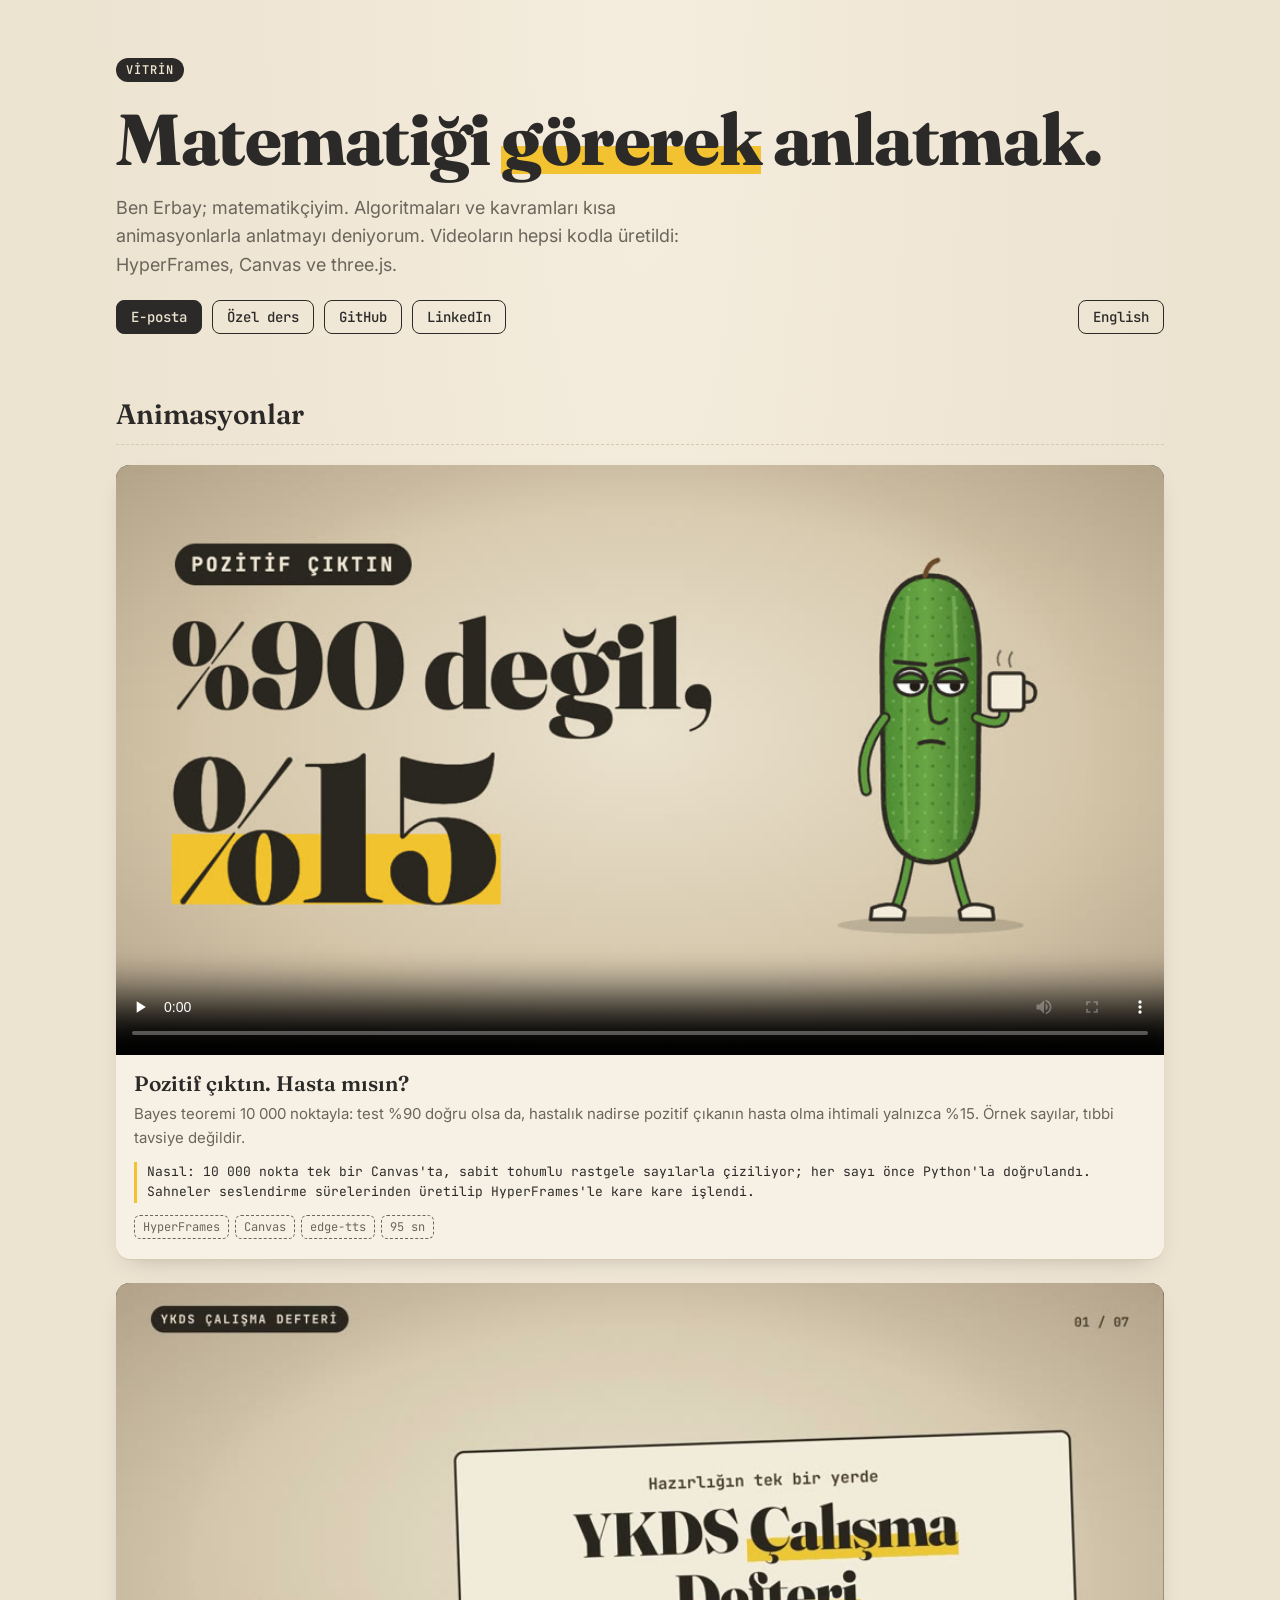
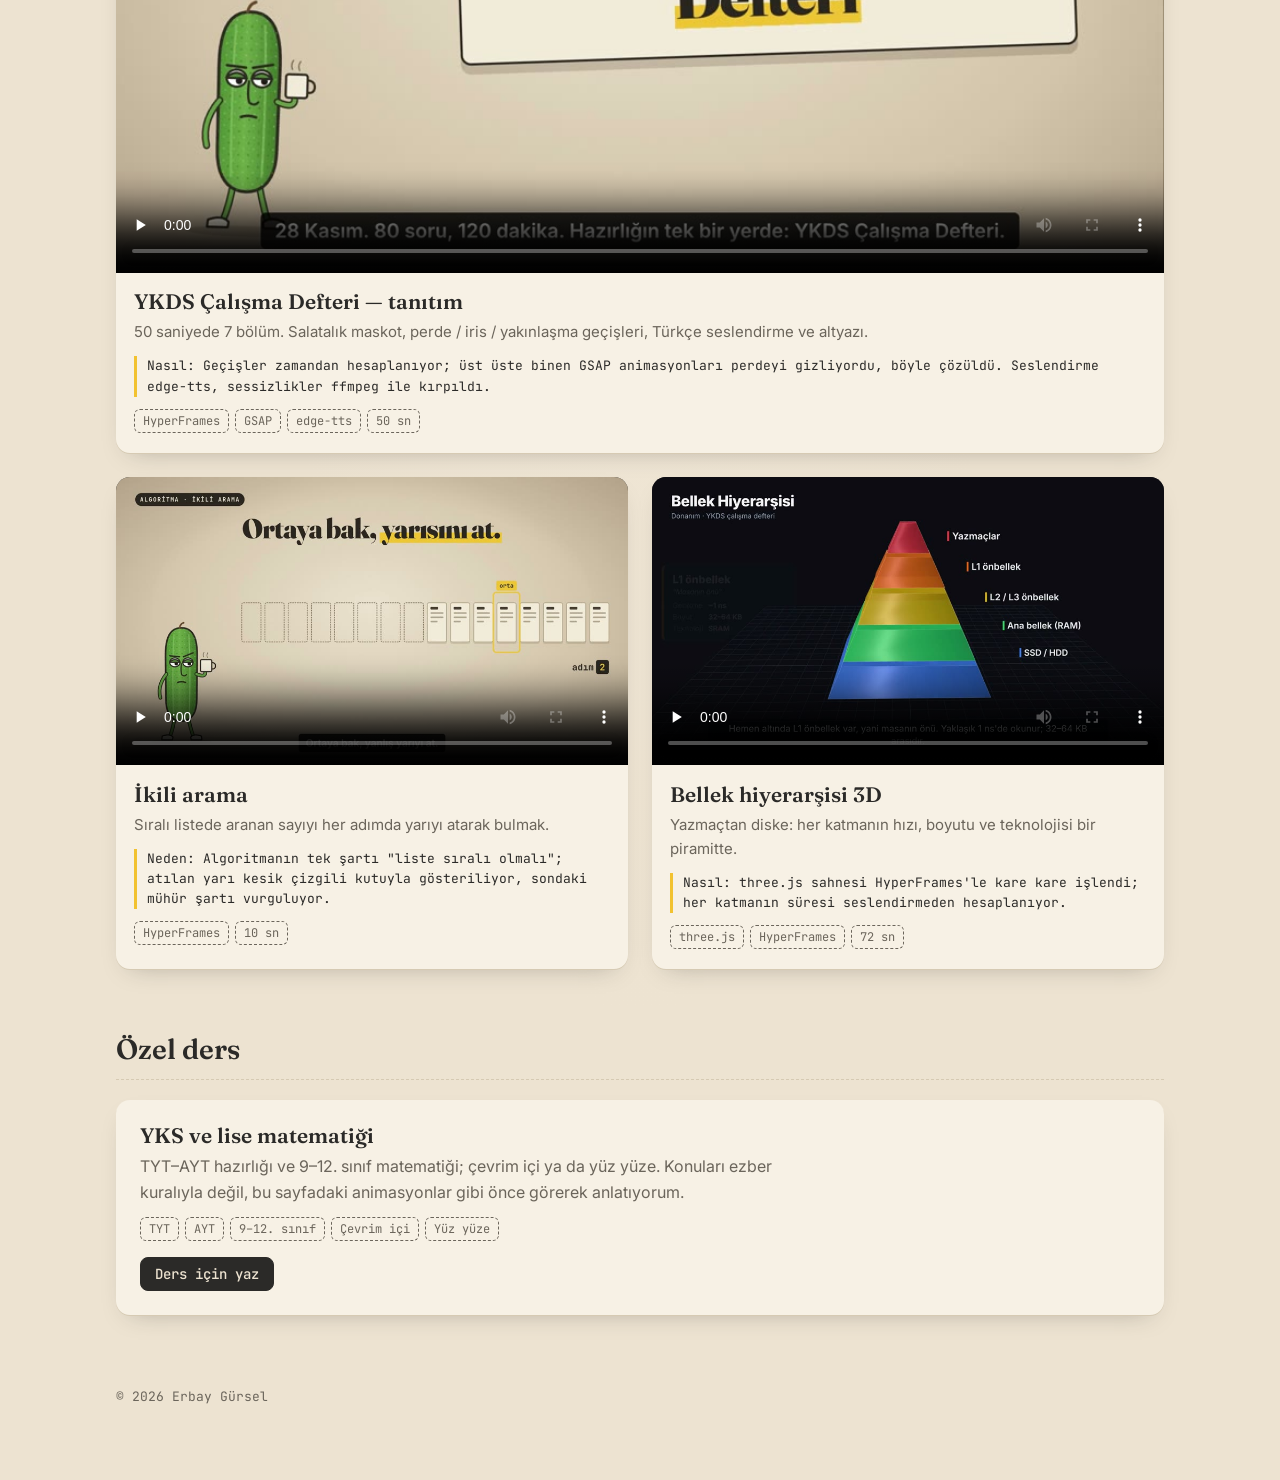
<file: index.html>
<!doctype html>
<html lang="tr">
<head>
<meta charset="utf-8">
<meta name="viewport" content="width=device-width, initial-scale=1">
<title>Erbay Gürsel · Vitrin</title>
<meta name="description" content="Matematik ve algoritmaları görsel anlatan kısa animasyonlar.">
<link rel="icon" href="data:image/svg+xml,%3Csvg xmlns='http://www.w3.org/2000/svg' viewBox='0 0 32 32'%3E%3Crect x='9' y='2' width='14' height='28' rx='7' fill='%2356a13b' stroke='%232b2a28' stroke-width='2'/%3E%3Ccircle cx='14' cy='10' r='1.3' fill='%232b2a28'/%3E%3Ccircle cx='18' cy='16' r='1.3' fill='%232b2a28'/%3E%3Ccircle cx='14' cy='22' r='1.3' fill='%232b2a28'/%3E%3C/svg%3E">
<link rel="canonical" href="https://erbaygursel.github.io/vitrin/">
<link rel="alternate" hreflang="tr" href="https://erbaygursel.github.io/vitrin/">
<link rel="alternate" hreflang="en" href="https://erbaygursel.github.io/vitrin/en/">
<meta property="og:type" content="website">
<meta property="og:url" content="https://erbaygursel.github.io/vitrin/">
<meta property="og:title" content="Erbay Gürsel · Matematiği görerek anlatmak">
<meta property="og:description" content="Matematik ve algoritmaları görsel anlatan, kodla üretilmiş kısa animasyonlar.">
<meta property="og:image" content="https://erbaygursel.github.io/vitrin/kapaklar/bayes.jpg">
<meta property="og:image:width" content="960">
<meta property="og:image:height" content="540">
<meta property="og:locale" content="tr_TR">
<meta name="twitter:card" content="summary_large_image">
<link rel="preconnect" href="https://fonts.googleapis.com">
<link rel="preconnect" href="https://fonts.gstatic.com" crossorigin>
<link href="https://fonts.googleapis.com/css2?family=Fraunces:opsz,wght@9..144,600;9..144,800&family=JetBrains+Mono:wght@400;600&family=Inter:wght@400;500&display=swap" rel="stylesheet">
<link rel="stylesheet" href="stil.css">
</head>
<body>
<main>
  <header>
    <span class="etiket">Vitrin</span>
    <h1>Matematiği <span class="vurgu">görerek</span> anlatmak.</h1>
    <p class="giris">Ben Erbay; matematikçiyim. Algoritmaları ve kavramları kısa animasyonlarla anlatmayı deniyorum.
      Videoların hepsi kodla üretildi: HyperFrames, Canvas ve three.js.</p>
    <nav class="baglantilar">
      <a class="birincil" href="mailto:erbaygursell@gmail.com">E-posta</a>
      <a href="#ders">Özel ders</a>
      <a href="https://github.com/erbaygursel">GitHub</a>
      <a href="https://www.linkedin.com/in/erbay-gursel/">LinkedIn</a>
      <a class="dil" href="en/" hreflang="en" lang="en">English</a>
    </nav>
  </header>

  <h2>Animasyonlar</h2>
  <section class="izgara">
    <article class="kart genis">
      <video controls preload="none" playsinline aria-labelledby="bayes" poster="kapaklar/bayes.jpg" src="videolar/bayes.mp4"></video>
      <div class="bilgi">
        <h3 id="bayes">Pozitif çıktın. Hasta mısın?</h3>
        <p>Bayes teoremi 10 000 noktayla: test %90 doğru olsa da, hastalık nadirse pozitif çıkanın hasta olma ihtimali yalnızca %15. Örnek sayılar, tıbbi tavsiye değildir.</p>
        <p class="nasil">Nasıl: 10 000 nokta tek bir Canvas'ta, sabit tohumlu rastgele sayılarla çiziliyor; her sayı önce Python'la doğrulandı. Sahneler seslendirme sürelerinden üretilip HyperFrames'le kare kare işlendi.</p>
        <div class="araclar"><span>HyperFrames</span><span>Canvas</span><span>edge-tts</span><span>95 sn</span></div>
      </div>
    </article>

    <article class="kart genis">
      <video controls preload="none" playsinline aria-labelledby="ykds-tanitim" poster="kapaklar/ykds-tanitim.jpg" src="videolar/ykds-tanitim.mp4"></video>
      <div class="bilgi">
        <h3 id="ykds-tanitim">YKDS Çalışma Defteri — tanıtım</h3>
        <p>50 saniyede 7 bölüm. Salatalık maskot, perde / iris / yakınlaşma geçişleri, Türkçe seslendirme ve altyazı.</p>
        <p class="nasil">Nasıl: Geçişler zamandan hesaplanıyor; üst üste binen GSAP animasyonları perdeyi gizliyordu, böyle çözüldü. Seslendirme edge-tts, sessizlikler ffmpeg ile kırpıldı.</p>
        <div class="araclar"><span>HyperFrames</span><span>GSAP</span><span>edge-tts</span><span>50 sn</span></div>
      </div>
    </article>

    <article class="kart">
      <video controls preload="none" playsinline aria-labelledby="ikili-arama" poster="kapaklar/ikili-arama.jpg" src="videolar/ikili-arama.mp4"></video>
      <div class="bilgi">
        <h3 id="ikili-arama">İkili arama</h3>
        <p>Sıralı listede aranan sayıyı her adımda yarıyı atarak bulmak.</p>
        <p class="nasil">Neden: Algoritmanın tek şartı "liste sıralı olmalı"; atılan yarı kesik çizgili kutuyla gösteriliyor, sondaki mühür şartı vurguluyor.</p>
        <div class="araclar"><span>HyperFrames</span><span>10 sn</span></div>
      </div>
    </article>

    <article class="kart">
      <video controls preload="none" playsinline aria-labelledby="bellek-hiyerarsisi" poster="kapaklar/bellek-hiyerarsisi.jpg" src="videolar/bellek-hiyerarsisi.mp4"></video>
      <div class="bilgi">
        <h3 id="bellek-hiyerarsisi">Bellek hiyerarşisi 3D</h3>
        <p>Yazmaçtan diske: her katmanın hızı, boyutu ve teknolojisi bir piramitte.</p>
        <p class="nasil">Nasıl: three.js sahnesi HyperFrames'le kare kare işlendi; her katmanın süresi seslendirmeden hesaplanıyor.</p>
        <div class="araclar"><span>three.js</span><span>HyperFrames</span><span>72 sn</span></div>
      </div>
    </article>
  </section>

  <h2 id="ders">Özel ders</h2>
  <section class="kart ders">
    <div class="bilgi">
      <h3>YKS ve lise matematiği</h3>
      <p>TYT–AYT hazırlığı ve 9–12. sınıf matematiği; çevrim içi ya da yüz yüze.
        Konuları ezber kuralıyla değil, bu sayfadaki animasyonlar gibi önce görerek anlatıyorum.</p>
      <div class="araclar"><span>TYT</span><span>AYT</span><span>9–12. sınıf</span><span>Çevrim içi</span><span>Yüz yüze</span></div>
      <nav class="baglantilar">
        <a class="birincil" href="mailto:erbaygursell@gmail.com?subject=%C3%96zel%20ders">Ders için yaz</a>
      </nav>
    </div>
  </section>

  <footer>© 2026 Erbay Gürsel</footer>
</main>
</body>
</html>
</file>
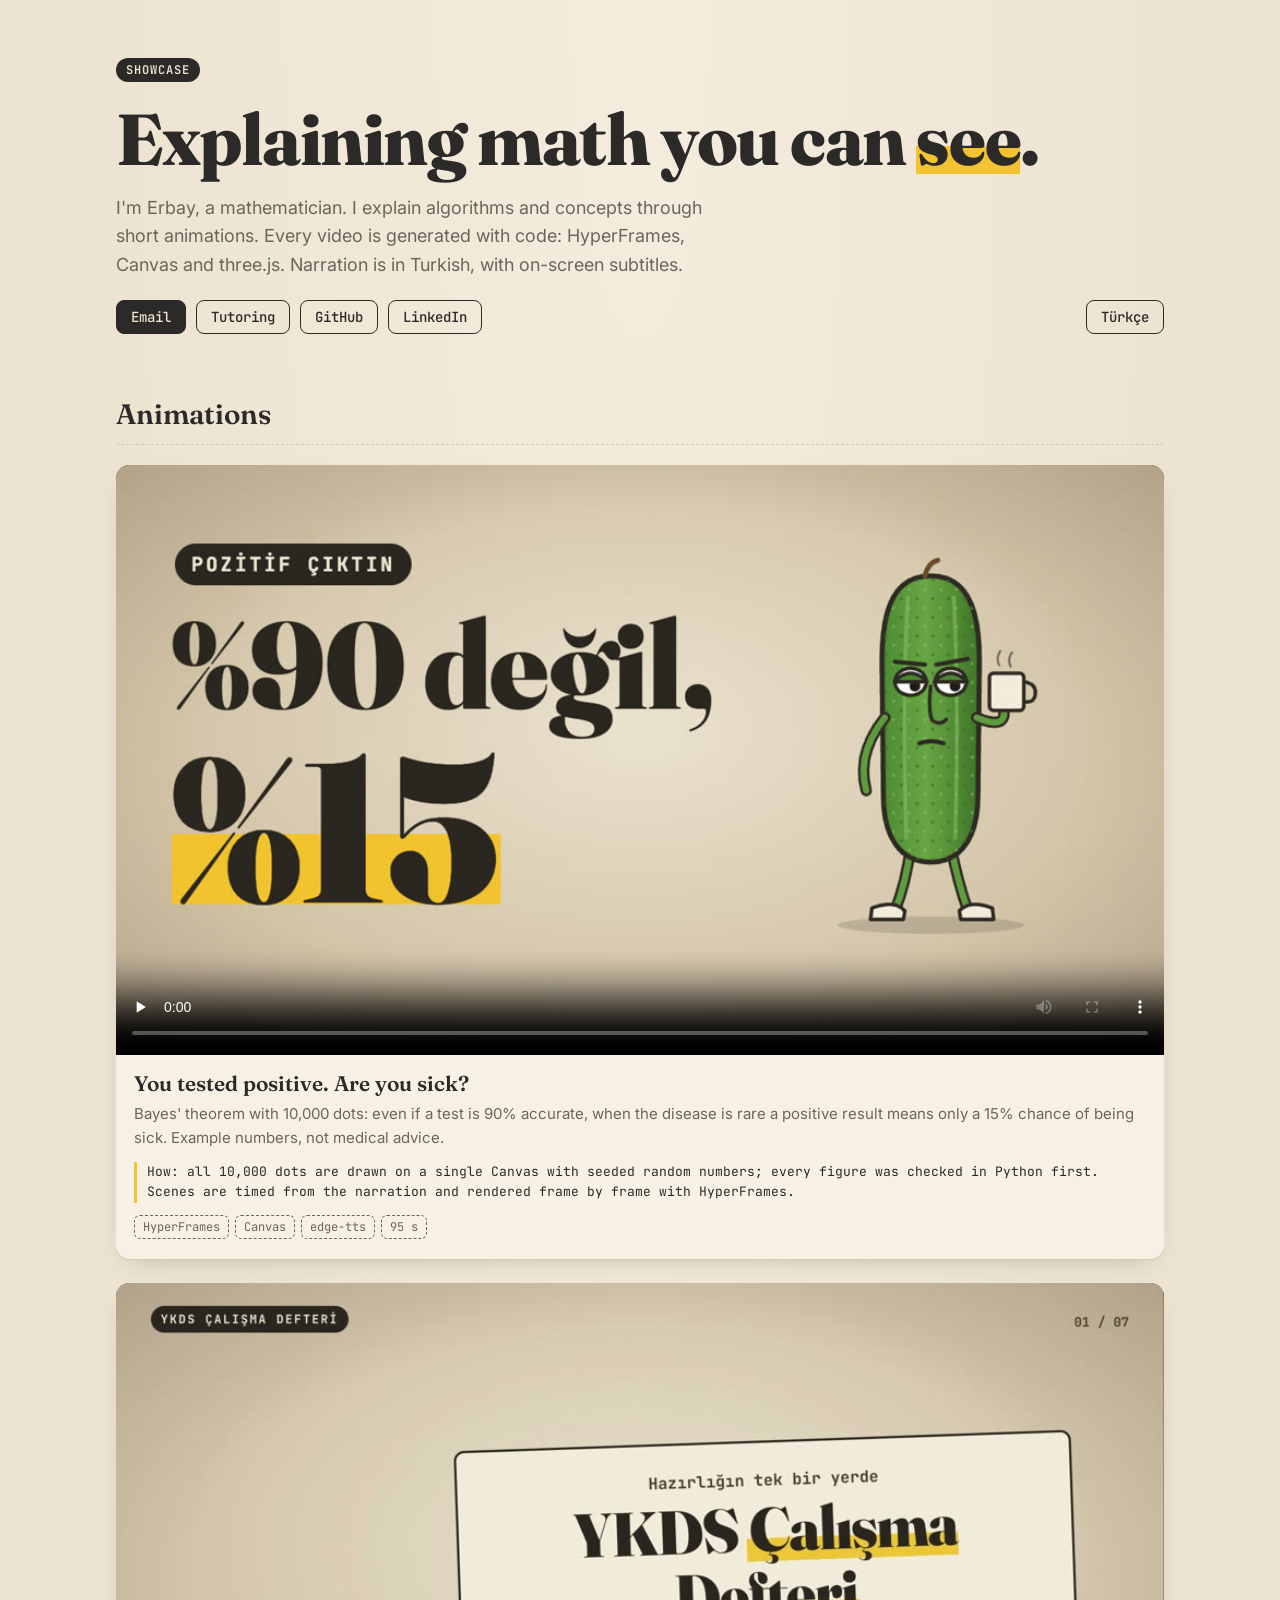
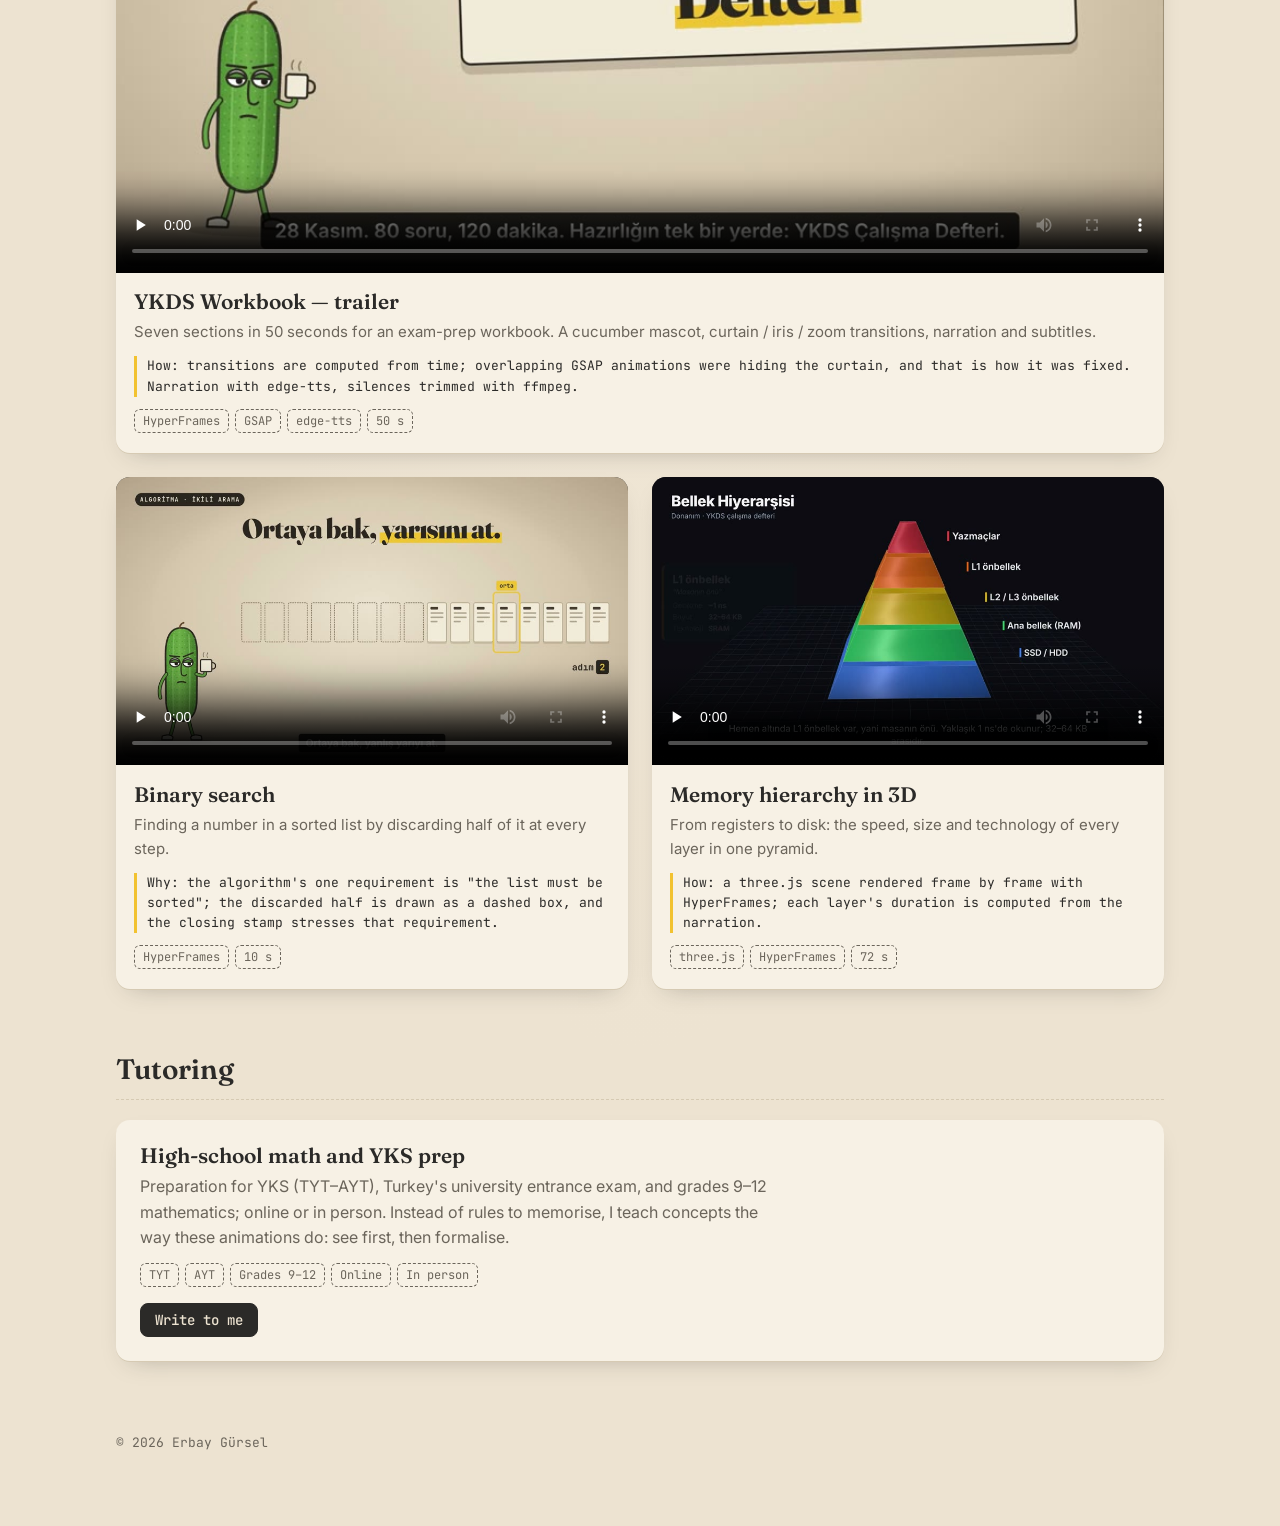
<file: en/index.html>
<!doctype html>
<html lang="en">
<head>
<meta charset="utf-8">
<meta name="viewport" content="width=device-width, initial-scale=1">
<title>Erbay Gürsel · Showcase</title>
<meta name="description" content="Short animations that explain mathematics and algorithms visually.">
<link rel="icon" href="data:image/svg+xml,%3Csvg xmlns='http://www.w3.org/2000/svg' viewBox='0 0 32 32'%3E%3Crect x='9' y='2' width='14' height='28' rx='7' fill='%2356a13b' stroke='%232b2a28' stroke-width='2'/%3E%3Ccircle cx='14' cy='10' r='1.3' fill='%232b2a28'/%3E%3Ccircle cx='18' cy='16' r='1.3' fill='%232b2a28'/%3E%3Ccircle cx='14' cy='22' r='1.3' fill='%232b2a28'/%3E%3C/svg%3E">
<link rel="canonical" href="https://erbaygursel.github.io/vitrin/en/">
<link rel="alternate" hreflang="tr" href="https://erbaygursel.github.io/vitrin/">
<link rel="alternate" hreflang="en" href="https://erbaygursel.github.io/vitrin/en/">
<meta property="og:type" content="website">
<meta property="og:url" content="https://erbaygursel.github.io/vitrin/en/">
<meta property="og:title" content="Erbay Gürsel · Explaining math you can see">
<meta property="og:description" content="Short, code-generated animations that explain mathematics and algorithms visually.">
<meta property="og:image" content="https://erbaygursel.github.io/vitrin/kapaklar/bayes.jpg">
<meta property="og:image:width" content="960">
<meta property="og:image:height" content="540">
<meta property="og:locale" content="en_US">
<meta name="twitter:card" content="summary_large_image">
<link rel="preconnect" href="https://fonts.googleapis.com">
<link rel="preconnect" href="https://fonts.gstatic.com" crossorigin>
<link href="https://fonts.googleapis.com/css2?family=Fraunces:opsz,wght@9..144,600;9..144,800&family=JetBrains+Mono:wght@400;600&family=Inter:wght@400;500&display=swap" rel="stylesheet">
<link rel="stylesheet" href="../stil.css">
</head>
<body>
<main>
  <header>
    <span class="etiket">Showcase</span>
    <h1>Explaining math you can <span class="vurgu">see</span>.</h1>
    <p class="giris">I'm Erbay, a mathematician. I explain algorithms and concepts through short animations.
      Every video is generated with code: HyperFrames, Canvas and three.js. Narration is in Turkish, with on-screen subtitles.</p>
    <nav class="baglantilar">
      <a class="birincil" href="mailto:erbaygursell@gmail.com">Email</a>
      <a href="#ders">Tutoring</a>
      <a href="https://github.com/erbaygursel">GitHub</a>
      <a href="https://www.linkedin.com/in/erbay-gursel/">LinkedIn</a>
      <a class="dil" href="../" hreflang="tr" lang="tr">Türkçe</a>
    </nav>
  </header>

  <h2>Animations</h2>
  <section class="izgara">
    <article class="kart genis">
      <video controls preload="none" playsinline aria-labelledby="bayes" poster="../kapaklar/bayes.jpg" src="../videolar/bayes.mp4"></video>
      <div class="bilgi">
        <h3 id="bayes">You tested positive. Are you sick?</h3>
        <p>Bayes' theorem with 10,000 dots: even if a test is 90% accurate, when the disease is rare a positive result means only a 15% chance of being sick. Example numbers, not medical advice.</p>
        <p class="nasil">How: all 10,000 dots are drawn on a single Canvas with seeded random numbers; every figure was checked in Python first. Scenes are timed from the narration and rendered frame by frame with HyperFrames.</p>
        <div class="araclar"><span>HyperFrames</span><span>Canvas</span><span>edge-tts</span><span>95 s</span></div>
      </div>
    </article>

    <article class="kart genis">
      <video controls preload="none" playsinline aria-labelledby="ykds-tanitim" poster="../kapaklar/ykds-tanitim.jpg" src="../videolar/ykds-tanitim.mp4"></video>
      <div class="bilgi">
        <h3 id="ykds-tanitim">YKDS Workbook — trailer</h3>
        <p>Seven sections in 50 seconds for an exam-prep workbook. A cucumber mascot, curtain / iris / zoom transitions, narration and subtitles.</p>
        <p class="nasil">How: transitions are computed from time; overlapping GSAP animations were hiding the curtain, and that is how it was fixed. Narration with edge-tts, silences trimmed with ffmpeg.</p>
        <div class="araclar"><span>HyperFrames</span><span>GSAP</span><span>edge-tts</span><span>50 s</span></div>
      </div>
    </article>

    <article class="kart">
      <video controls preload="none" playsinline aria-labelledby="ikili-arama" poster="../kapaklar/ikili-arama.jpg" src="../videolar/ikili-arama.mp4"></video>
      <div class="bilgi">
        <h3 id="ikili-arama">Binary search</h3>
        <p>Finding a number in a sorted list by discarding half of it at every step.</p>
        <p class="nasil">Why: the algorithm's one requirement is "the list must be sorted"; the discarded half is drawn as a dashed box, and the closing stamp stresses that requirement.</p>
        <div class="araclar"><span>HyperFrames</span><span>10 s</span></div>
      </div>
    </article>

    <article class="kart">
      <video controls preload="none" playsinline aria-labelledby="bellek-hiyerarsisi" poster="../kapaklar/bellek-hiyerarsisi.jpg" src="../videolar/bellek-hiyerarsisi.mp4"></video>
      <div class="bilgi">
        <h3 id="bellek-hiyerarsisi">Memory hierarchy in 3D</h3>
        <p>From registers to disk: the speed, size and technology of every layer in one pyramid.</p>
        <p class="nasil">How: a three.js scene rendered frame by frame with HyperFrames; each layer's duration is computed from the narration.</p>
        <div class="araclar"><span>three.js</span><span>HyperFrames</span><span>72 s</span></div>
      </div>
    </article>
  </section>

  <h2 id="ders">Tutoring</h2>
  <section class="kart ders">
    <div class="bilgi">
      <h3>High-school math and YKS prep</h3>
      <p>Preparation for YKS (TYT–AYT), Turkey's university entrance exam, and grades 9–12 mathematics; online or in person.
        Instead of rules to memorise, I teach concepts the way these animations do: see first, then formalise.</p>
      <div class="araclar"><span>TYT</span><span>AYT</span><span>Grades 9–12</span><span>Online</span><span>In person</span></div>
      <nav class="baglantilar">
        <a class="birincil" href="mailto:erbaygursell@gmail.com?subject=Tutoring">Write to me</a>
      </nav>
    </div>
  </section>

  <footer>© 2026 Erbay Gürsel</footer>
</main>
</body>
</html>
</file>
<file: stil.css>
:root {
  --kraft: #ede3d1;
  --kart: #f7f1e5;
  --antrasit: #2b2a28;
  --soluk: #6b655b;
  --sari: #f2c230;
  --cizgi: #d6cab3;
}
* { box-sizing: border-box; }
body {
  margin: 0;
  background: var(--kraft) radial-gradient(ellipse at top, #f4ecdd 0%, var(--kraft) 60%) no-repeat;
  color: var(--antrasit);
  font: 16px/1.6 Inter, system-ui, sans-serif;
}
main { max-width: 1080px; margin: 0 auto; padding: 56px 16px 72px; }

.etiket {
  display: inline-block;
  font: 600 12px/1 "JetBrains Mono", monospace;
  letter-spacing: .08em;
  text-transform: uppercase;
  background: var(--antrasit);
  color: var(--kraft);
  padding: 6px 10px;
  border-radius: 999px;
}
h1 {
  font: 800 clamp(40px, 7vw, 72px)/1.05 Fraunces, Georgia, serif;
  margin: 20px 0 16px;
  letter-spacing: -.02em;
}
.vurgu { background: linear-gradient(transparent 58%, var(--sari) 58%, var(--sari) 90%, transparent 90%); }
.giris { max-width: 620px; font-size: 18px; color: var(--soluk); margin: 0; }
.baglantilar { margin-top: 20px; display: flex; gap: 10px; flex-wrap: wrap; }
.baglantilar a {
  font: 500 14px/1 "JetBrains Mono", monospace;
  color: var(--antrasit);
  text-decoration: none;
  border: 1.5px solid var(--antrasit);
  padding: 9px 14px;
  border-radius: 8px;
}
.baglantilar a:hover { background: var(--antrasit); color: var(--kraft); }
.baglantilar a.birincil { background: var(--antrasit); color: var(--kraft); }
.baglantilar a.birincil:hover { background: var(--sari); color: var(--antrasit); border-color: var(--antrasit); }
a:focus-visible, video:focus-visible { outline: 3px solid var(--sari); outline-offset: 3px; }
.dil { margin-left: auto; }

h2 {
  font: 600 28px/1.2 Fraunces, Georgia, serif;
  margin: 64px 0 20px;
  padding-bottom: 12px;
  border-bottom: 1.5px dashed var(--cizgi);
}
.izgara { display: grid; grid-template-columns: repeat(2, minmax(0, 1fr)); gap: 24px; }
.kart {
  background: var(--kart);
  border-radius: 14px;
  overflow: hidden;
  box-shadow: 0 1px 0 var(--cizgi), 0 10px 24px -14px rgba(43, 42, 40, .35);
}
.kart.genis { grid-column: 1 / -1; }
video { display: block; width: 100%; aspect-ratio: 16 / 9; background: var(--antrasit); }
.bilgi { padding: 16px 18px 20px; }
.bilgi h3 { font: 600 21px/1.25 Fraunces, Georgia, serif; margin: 0 0 6px; }
.bilgi p { margin: 0 0 12px; color: var(--soluk); font-size: 15px; }
.bilgi p.nasil { font: 400 13px/1.55 "JetBrains Mono", monospace; color: var(--antrasit); border-left: 3px solid var(--sari); padding-left: 10px; }
.araclar { display: flex; gap: 6px; flex-wrap: wrap; }
.araclar span {
  font: 400 12px/1 "JetBrains Mono", monospace;
  border: 1px dashed var(--soluk);
  color: var(--soluk);
  padding: 5px 8px;
  border-radius: 6px;
}
.ders .bilgi { padding: 22px 24px 24px; }
.ders .bilgi p { font-size: 16px; max-width: 640px; }
.ders .baglantilar { margin-top: 16px; }

footer {
  margin-top: 72px;
  font: 400 13px/1.6 "JetBrains Mono", monospace;
  color: var(--soluk);
}
@media (max-width: 720px) {
  main { padding-top: 36px; }
  .izgara { grid-template-columns: minmax(0, 1fr); }
}
</file>
